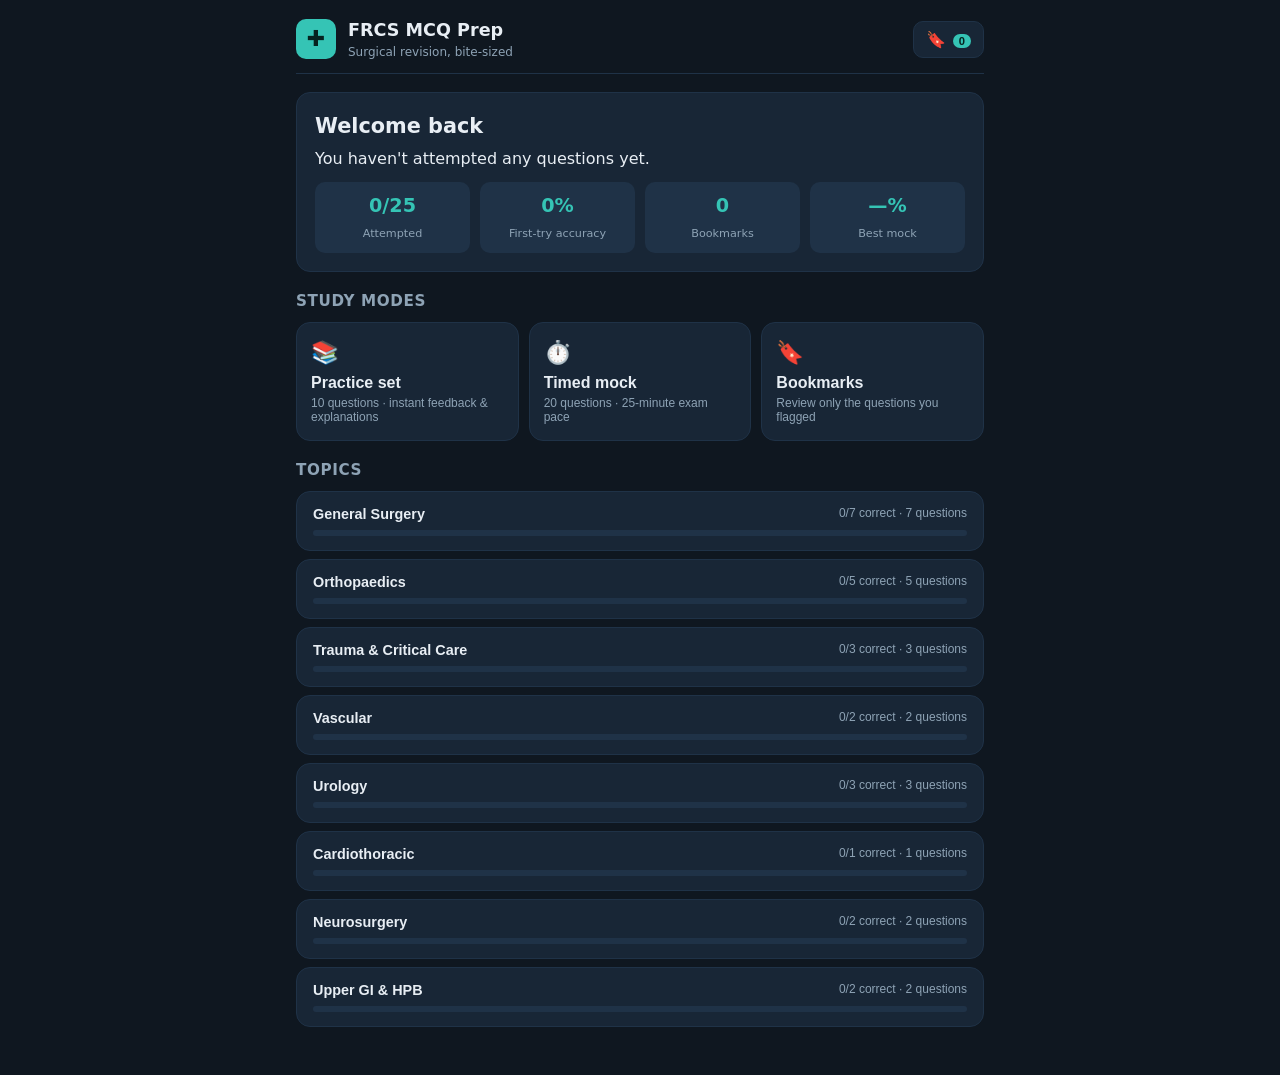
<file: index.html>
<!DOCTYPE html>
<html lang="en">
<head>
<meta charset="UTF-8" />
<meta name="viewport" content="width=device-width, initial-scale=1.0, viewport-fit=cover" />
<title>FRCS MCQ Prep</title>
<link rel="stylesheet" href="styles.css" />
</head>
<body>
<div id="app">
  <header class="topbar">
    <div class="brand">
      <span class="logo">✚</span>
      <div>
        <h1>FRCS MCQ Prep</h1>
        <p class="tagline">Surgical revision, bite-sized</p>
      </div>
    </div>
    <div class="top-actions">
      <button id="btn-bookmarks" class="icon-btn" title="Bookmarked questions" aria-label="Bookmarks">🔖 <span id="bm-count" class="badge">0</span></button>
    </div>
  </header>

  <main id="screen-home" class="screen">
    <section class="card hero">
      <h2>Welcome back</h2>
      <p id="home-summary">You haven't attempted any questions yet.</p>
      <div class="hero-stats" id="home-stats"></div>
    </section>

    <section>
      <h3 class="section-title">Study modes</h3>
      <div class="mode-grid">
        <button class="mode-card" id="btn-practice">
          <span class="mode-icon">📚</span>
          <strong>Practice set</strong>
          <small>10 questions · instant feedback &amp; explanations</small>
        </button>
        <button class="mode-card" id="btn-mock">
          <span class="mode-icon">⏱️</span>
          <strong>Timed mock</strong>
          <small>20 questions · 25-minute exam pace</small>
        </button>
        <button class="mode-card" id="btn-revision">
          <span class="mode-icon">🔖</span>
          <strong>Bookmarks</strong>
          <small>Review only the questions you flagged</small>
        </button>
      </div>
    </section>

    <section>
      <h3 class="section-title">Topics</h3>
      <div id="topic-list" class="topic-list"></div>
    </section>
  </main>

  <main id="screen-quiz" class="screen hidden">
    <div class="quiz-hud">
      <div class="hud-left">
        <span id="quiz-mode-label" class="chip"></span>
        <span id="quiz-topic" class="chip chip-topic"></span>
      </div>
      <div class="hud-right">
        <span id="quiz-progress" class="progress-text">1 / 10</span>
        <button id="btn-quit" class="icon-btn" title="End quiz">✕</button>
      </div>
    </div>

    <div id="timer-wrap" class="timer-wrap hidden">
      <div id="timer-bar" class="timer-bar"></div>
      <div class="timer-text"><span id="timer-clock">--:--</span></div>
    </div>

    <div class="card question-card">
      <div class="q-meta"><span id="q-difficulty"></span><button id="btn-flag" class="flag-btn" title="Bookmark">🔖</button></div>
      <h2 id="q-stem" class="q-stem"></h2>
      <div id="options" class="options"></div>
      <div id="explanation" class="explanation hidden">
        <strong>💡 Explanation</strong>
        <p id="explanation-text"></p>
      </div>
      <div class="q-actions">
        <button id="btn-next" class="primary-btn hidden">Next question →</button>
      </div>
    </div>
  </main>

  <main id="screen-results" class="screen hidden">
    <section class="card score-card">
      <h2 id="result-title">Quiz complete</h2>
      <div class="score-ring" id="score-ring"></div>
      <p id="result-detail" class="muted"></p>
      <div class="result-stats" id="result-stats"></div>
    </section>
    <section class="card">
      <h3 class="section-title">Review answers</h3>
      <div id="review-list" class="review-list"></div>
    </section>
    <div class="q-actions center">
      <button id="btn-retake" class="primary-btn">Retake</button>
      <button id="btn-home" class="ghost-btn">Home</button>
    </div>
  </main>

  <main id="screen-bookmarks" class="screen hidden">
    <h3 class="section-title">Bookmarked questions</h3>
    <div id="bookmark-list" class="topic-list"></div>
    <button id="btn-bm-home" class="ghost-btn">← Back home</button>
  </main>
</div>

<script src="questions.js"></script>
<script src="app.js"></script>
</body>
</html>
</file>
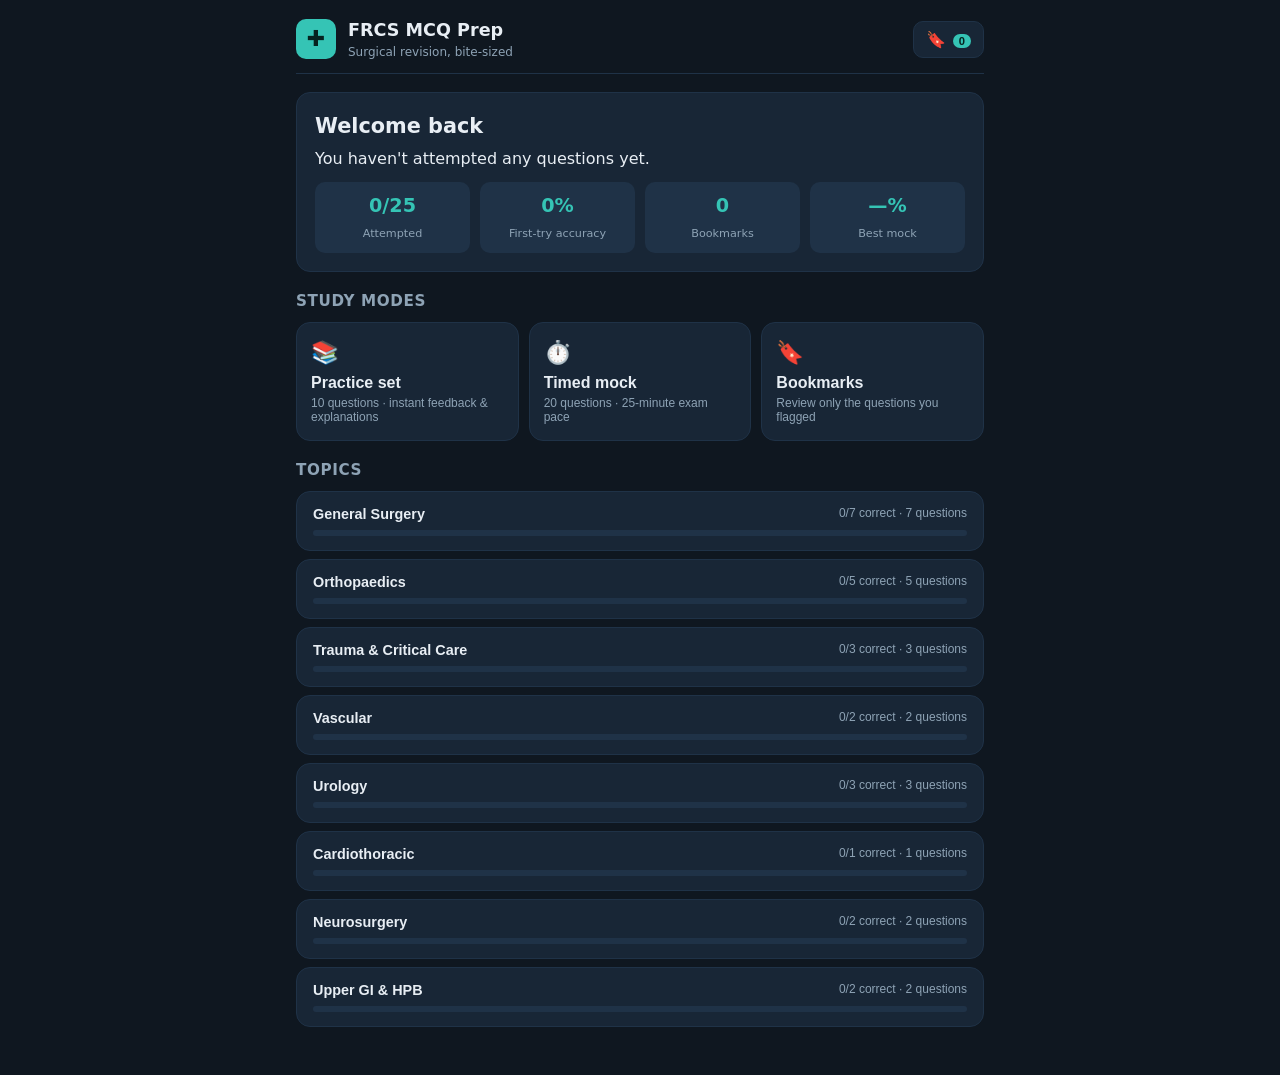
<file: frcs-mcq-standalone.html>
<!DOCTYPE html>
<html lang="en">
<head>
<meta charset="UTF-8" />
<meta name="viewport" content="width=device-width, initial-scale=1.0, viewport-fit=cover" />
<title>FRCS MCQ Prep</title>
<style>
:root {
  --bg: #0f1720;
  --surface: #182636;
  --surface-2: #1f3247;
  --accent: #35c4b5;
  --accent-dim: #1d5f59;
  --text: #e8eef4;
  --muted: #8ea3b5;
  --correct: #3fb96b;
  --wrong: #d9576b;
  --warn: #e8b64c;
  --radius: 14px;
}

* { box-sizing: border-box; margin: 0; padding: 0; }

html, body {
  background: var(--bg);
  color: var(--text);
  font-family: "Segoe UI", system-ui, -apple-system, Roboto, sans-serif;
  line-height: 1.45;
  min-height: 100vh;
}

#app { max-width: 720px; margin: 0 auto; padding: 0 16px 48px; }

.topbar {
  display: flex; align-items: center; justify-content: space-between;
  padding: 18px 0 12px; border-bottom: 1px solid var(--surface-2);
  position: sticky; top: 0; background: var(--bg); z-index: 5;
}
.brand { display: flex; gap: 12px; align-items: center; }
.logo {
  width: 40px; height: 40px; border-radius: 10px; background: var(--accent);
  color: #06231f; font-size: 22px; display: grid; place-items: center; font-weight: 800;
}
.topbar h1 { font-size: 1.1rem; }
.tagline { font-size: 0.75rem; color: var(--muted); }
.top-actions { display: flex; gap: 8px; align-items: center; }
.icon-btn {
  background: var(--surface); color: var(--text); border: 1px solid var(--surface-2);
  border-radius: 10px; padding: 8px 12px; font-size: 1rem; cursor: pointer;
}
.badge {
  background: var(--accent); color: #06231f; border-radius: 999px;
  font-size: 0.7rem; padding: 1px 6px; margin-left: 2px; font-weight: 700;
}

.screen { padding-top: 18px; display: flex; flex-direction: column; gap: 18px; }
.hidden { display: none !important; }

.card {
  background: var(--surface); border: 1px solid var(--surface-2);
  border-radius: var(--radius); padding: 18px;
}

.hero h2 { font-size: 1.3rem; margin-bottom: 6px; }
.hero-stats { display: flex; gap: 10px; margin-top: 12px; flex-wrap: wrap; }
.stat-pill {
  background: var(--surface-2); border-radius: 10px; padding: 10px 14px; flex: 1 1 0;
  min-width: 100px; text-align: center;
}
.stat-pill b { display: block; font-size: 1.2rem; color: var(--accent); }
.stat-pill small { color: var(--muted); font-size: 0.7rem; }

.section-title { font-size: 0.95rem; margin-bottom: 10px; color: var(--muted); text-transform: uppercase; letter-spacing: 0.04em; }

.mode-grid { display: grid; grid-template-columns: repeat(auto-fit, minmax(150px, 1fr)); gap: 10px; }
.mode-card {
  background: var(--surface); border: 1px solid var(--surface-2); border-radius: var(--radius);
  padding: 16px 14px; text-align: left; color: var(--text); cursor: pointer;
  display: flex; flex-direction: column; gap: 4px; transition: transform .08s ease, border-color .15s;
}
.mode-card:hover { border-color: var(--accent); transform: translateY(-1px); }
.mode-card strong { font-size: 1rem; }
.mode-card small { color: var(--muted); font-size: 0.75rem; }
.mode-icon { font-size: 1.4rem; margin-bottom: 4px; }

.topic-list { display: flex; flex-direction: column; gap: 8px; }
.topic-row {
  background: var(--surface); border: 1px solid var(--surface-2); border-radius: var(--radius);
  padding: 14px 16px; color: var(--text); cursor: pointer; text-align: left; width: 100%;
}
.topic-row:hover { border-color: var(--accent); }
.topic-row .t-head { display: flex; justify-content: space-between; font-size: 0.9rem; }
.topic-row .t-head span { color: var(--muted); font-size: 0.75rem; }
.bar { height: 6px; background: var(--surface-2); border-radius: 3px; margin-top: 8px; overflow: hidden; }
.bar > div { height: 100%; background: var(--accent); width: 0; transition: width .3s ease; }

.quiz-hud { display: flex; justify-content: space-between; align-items: center; gap: 8px; }
.hud-left, .hud-right { display: flex; gap: 8px; align-items: center; }
.chip {
  background: var(--surface-2); border: 1px solid var(--accent-dim); color: var(--text);
  border-radius: 999px; padding: 4px 10px; font-size: 0.72rem; text-transform: uppercase; letter-spacing: 0.04em;
}
.chip-topic { color: var(--accent); }
.progress-text { color: var(--muted); font-size: 0.85rem; }

.timer-wrap { background: var(--surface); border-radius: 999px; padding: 6px 12px; display: flex; align-items: center; gap: 10px; border: 1px solid var(--surface-2); }
.timer-bar { height: 6px; border-radius: 3px; background: var(--accent); width: 100%; transition: width 1s linear; }
.timer-bar.low { background: var(--wrong); }
.timer-text { font-variant-numeric: tabular-nums; color: var(--text); font-size: 0.85rem; min-width: 44px; text-align: right; }

.question-card { position: relative; }
.q-meta { display: flex; justify-content: space-between; align-items: center; margin-bottom: 10px; }
#q-difficulty { font-size: 0.7rem; color: var(--muted); text-transform: uppercase; letter-spacing: 0.05em; }
.flag-btn { background: none; border: none; font-size: 1.1rem; cursor: pointer; opacity: .35; }
.flag-btn.active { opacity: 1; }
.q-stem { font-size: 1.05rem; margin-bottom: 14px; }

.options { display: grid; gap: 8px; }
.option {
  display: flex; align-items: center; gap: 10px; background: var(--surface-2);
  border: 1px solid transparent; color: var(--text); border-radius: 10px;
  padding: 12px 14px; font-size: 0.95rem; cursor: pointer; text-align: left; width: 100%;
}
.option:hover:not(:disabled) { border-color: var(--accent-dim); }
.option .opt-key {
  width: 26px; height: 26px; border-radius: 50%; background: var(--surface);
  display: grid; place-items: center; font-size: 0.75rem; font-weight: 700; color: var(--muted);
  flex: 0 0 auto;
}
.option.correct { background: rgba(63,185,107,.16); border-color: var(--correct); }
.option.correct .opt-key { background: var(--correct); color: #06130b; }
.option.wrong { background: rgba(217,87,107,.16); border-color: var(--wrong); }
.option.wrong .opt-key { background: var(--wrong); color: #fff; }
.option:disabled { cursor: default; }

.explanation {
  margin-top: 12px; background: var(--surface-2); border-left: 3px solid var(--accent);
  border-radius: 8px; padding: 12px 14px; font-size: 0.88rem; color: var(--text);
}
.explanation p { margin-top: 6px; color: var(--muted); }

.q-actions { display: flex; gap: 10px; margin-top: 14px; }
.q-actions.center { justify-content: center; }
.primary-btn {
  background: var(--accent); color: #06231f; border: none; border-radius: 10px;
  padding: 12px 18px; font-weight: 700; cursor: pointer; font-size: 0.95rem;
}
.ghost-btn {
  background: none; color: var(--text); border: 1px solid var(--surface-2);
  border-radius: 10px; padding: 12px 18px; cursor: pointer;
}
.muted { color: var(--muted); font-size: 0.85rem; }

.score-card { text-align: center; }
.score-ring {
  --pct: 0; --size: 120px; --ring: var(--accent);
  width: var(--size); height: var(--size); border-radius: 50%; margin: 10px auto;
  display: grid; place-items: center; font-weight: 800; font-size: 1.5rem;
  background:
    radial-gradient(closest-side, var(--surface) 79%, transparent 80% 100%),
    conic-gradient(var(--ring) calc(var(--pct) * 1%), var(--surface-2) 0);
}
.result-stats { display: flex; gap: 8px; justify-content: center; flex-wrap: wrap; margin-top: 12px; }
.review-list { display: flex; flex-direction: column; gap: 8px; }
.review-row { background: var(--surface-2); border-radius: 10px; padding: 12px 14px; font-size: 0.9rem; }
.review-row .r-head { display: flex; gap: 8px; align-items: baseline; }
.review-row .verdict { font-weight: 700; font-size: 0.8rem; }
.review-row .verdict.ok { color: var(--correct); }
.review-row .verdict.bad { color: var(--wrong); }
.review-row .r-topic { margin-left: auto; color: var(--muted); font-size: 0.72rem; }
.review-row .r-why { color: var(--muted); font-size: 0.8rem; margin-top: 4px; }

</style>
</head>
<body>
<div id="app">
  <header class="topbar">
    <div class="brand">
      <span class="logo">✚</span>
      <div>
        <h1>FRCS MCQ Prep</h1>
        <p class="tagline">Surgical revision, bite-sized</p>
      </div>
    </div>
    <div class="top-actions">
      <button id="btn-bookmarks" class="icon-btn" title="Bookmarked questions" aria-label="Bookmarks">🔖 <span id="bm-count" class="badge">0</span></button>
    </div>
  </header>

  <main id="screen-home" class="screen">
    <section class="card hero">
      <h2>Welcome back</h2>
      <p id="home-summary">You haven't attempted any questions yet.</p>
      <div class="hero-stats" id="home-stats"></div>
    </section>

    <section>
      <h3 class="section-title">Study modes</h3>
      <div class="mode-grid">
        <button class="mode-card" id="btn-practice">
          <span class="mode-icon">📚</span>
          <strong>Practice set</strong>
          <small>10 questions · instant feedback &amp; explanations</small>
        </button>
        <button class="mode-card" id="btn-mock">
          <span class="mode-icon">⏱️</span>
          <strong>Timed mock</strong>
          <small>20 questions · 25-minute exam pace</small>
        </button>
        <button class="mode-card" id="btn-revision">
          <span class="mode-icon">🔖</span>
          <strong>Bookmarks</strong>
          <small>Review only the questions you flagged</small>
        </button>
      </div>
    </section>

    <section>
      <h3 class="section-title">Topics</h3>
      <div id="topic-list" class="topic-list"></div>
    </section>
  </main>

  <main id="screen-quiz" class="screen hidden">
    <div class="quiz-hud">
      <div class="hud-left">
        <span id="quiz-mode-label" class="chip"></span>
        <span id="quiz-topic" class="chip chip-topic"></span>
      </div>
      <div class="hud-right">
        <span id="quiz-progress" class="progress-text">1 / 10</span>
        <button id="btn-quit" class="icon-btn" title="End quiz">✕</button>
      </div>
    </div>

    <div id="timer-wrap" class="timer-wrap hidden">
      <div id="timer-bar" class="timer-bar"></div>
      <div class="timer-text"><span id="timer-clock">--:--</span></div>
    </div>

    <div class="card question-card">
      <div class="q-meta"><span id="q-difficulty"></span><button id="btn-flag" class="flag-btn" title="Bookmark">🔖</button></div>
      <h2 id="q-stem" class="q-stem"></h2>
      <div id="options" class="options"></div>
      <div id="explanation" class="explanation hidden">
        <strong>💡 Explanation</strong>
        <p id="explanation-text"></p>
      </div>
      <div class="q-actions">
        <button id="btn-next" class="primary-btn hidden">Next question →</button>
      </div>
    </div>
  </main>

  <main id="screen-results" class="screen hidden">
    <section class="card score-card">
      <h2 id="result-title">Quiz complete</h2>
      <div class="score-ring" id="score-ring"></div>
      <p id="result-detail" class="muted"></p>
      <div class="result-stats" id="result-stats"></div>
    </section>
    <section class="card">
      <h3 class="section-title">Review answers</h3>
      <div id="review-list" class="review-list"></div>
    </section>
    <div class="q-actions center">
      <button id="btn-retake" class="primary-btn">Retake</button>
      <button id="btn-home" class="ghost-btn">Home</button>
    </div>
  </main>

  <main id="screen-bookmarks" class="screen hidden">
    <h3 class="section-title">Bookmarked questions</h3>
    <div id="bookmark-list" class="topic-list"></div>
    <button id="btn-bm-home" class="ghost-btn">← Back home</button>
  </main>
</div>

<script>
/**
 * Seed question bank — original FRCS-style single-best-answer questions.
 * Schema: { id, topic, difficulty, stem, options[4], answer (index), explanation }
 * Replace or extend this array (or load from a JSON endpoint) with your own bank.
 */
const QUESTION_BANK = [
  // ---------- General Surgery ----------
  {
    id: "gs-1", topic: "General Surgery", difficulty: "Core",
    stem: "A 54-year-old man presents with colicky abdominal pain, vomiting and distension 3 weeks after an open cholecystectomy. AXR shows dilated small bowel. What is the most likely cause?",
    options: ["Adhesions", "Incarcerated hernia", "Crohn's stricture", "Gallstone ileus"],
    answer: 0,
    explanation: "Adhesions are the commonest cause of small bowel obstruction in adults with previous abdominal surgery. Always exclude hernia and consider malignancy/Crohn's in patients without prior surgery."
  },
  {
    id: "gs-2", topic: "General Surgery", difficulty: "Core",
    stem: "Which structure is compressed during the Pringle manoeuvre?",
    options: ["Coeliac axis", "Hepatoduodenal ligament contents", "Splenic artery", "Inferior vena cava"],
    answer: 1,
    explanation: "The Pringle manoeuvre compresses the portal triad (hepatic artery, portal vein, bile duct) within the free edge of the lesser omentum to control hepatic inflow bleeding."
  },
  {
    id: "gs-3", topic: "General Surgery", difficulty: "Core",
    stem: "Charcot's triad (RUQ pain, fever, jaundice) is classically seen in which condition?",
    options: ["Acute cholecystitis", "Ascending cholangitis", "Acute pancreatitis", "Obstructing gallstone ileus"],
    answer: 1,
    explanation: "Charcot's triad indicates ascending cholangitis (often from choledocholithiasis). Add hypotension and confusion → Reynolds' pentad; treat urgently with antibiotics and biliary drainage."
  },
  {
    id: "gs-4", topic: "General Surgery", difficulty: "Core",
    stem: "A direct inguinal hernia protrudes in relation to the inferior epigastric vessels in which direction?",
    options: ["Lateral", "Medial", "Superior", "Posterior"],
    answer: 1,
    explanation: "Direct hernias push through the posterior wall of the inguinal canal medial to the inferior epigastric vessels; indirect hernias enter the deep ring lateral to them."
  },
  {
    id: "gs-5", topic: "General Surgery", difficulty: "Core",
    stem: "Which hernia is most common in women and carries the highest risk of strangulation?",
    options: ["Indirect inguinal", "Direct inguinal", "Femoral", "Umbilical"],
    answer: 2,
    explanation: "Femoral hernias are more common in women and have a narrow, rigid neck → high risk of incarceration and strangulation; repair promptly."
  },
  {
    id: "gs-6", topic: "General Surgery", difficulty: "Advanced",
    stem: "Visceral pain from an inflamed appendix is initially felt periumbilically. Which spinal segment carries this afferent pain?",
    options: ["T6", "T8", "T10", "T12"],
    answer: 2,
    explanation: "The appendix is a midgut derivative; visceral afferents enter at T10, producing referred periumbilical pain before inflammation reaches the parietal peritoneum (RIF somatic pain)."
  },
  {
    id: "gs-7", topic: "General Surgery", difficulty: "Advanced",
    stem: "In TNM staging for colorectal cancer, a tumour invading through the muscularis propria into the perirectal tissues, with no nodal disease, is which stage group?",
    options: ["Stage I", "Stage IIA", "Stage IIB", "Stage III"],
    answer: 1,
    explanation: "T3N0M0 corresponds to Stage IIA. T1–T2N0M0 is Stage I, T4N0M0 is Stage IIB/IIC depending on detail, and any N+ without metastasis is Stage III."
  },

  // ---------- Orthopaedics ----------
  {
    id: "or-1", topic: "Orthopaedics", difficulty: "Core",
    stem: "A Colles' fracture is a distal radius fracture with which displacement?",
    options: ["Volar displacement of the distal fragment", "Dorsal displacement of the distal fragment", "Lateral displacement only", "Impacted, non-displaced"],
    answer: 1,
    explanation: "Colles' = extra-articular distal radius fracture with dorsal angulation/displacement producing the 'dinner fork' deformity; usually FOOSH. Volar displacement = Smith's fracture."
  },
  {
    id: "or-2", topic: "Orthopaedics", difficulty: "Core",
    stem: "A 78-year-old woman sustains a displaced intracapsular femoral neck fracture after a fall. What is the definitive treatment of choice?",
    options: ["Dynamic hip screw", "Cannulated screws", "Hemiarthroplasty", "Conservative traction"],
    answer: 2,
    explanation: "In an older patient with a displaced intracapsular fracture, the disrupted blood supply (medial circumflex) makes AVN/non-union likely — arthroplasty is preferred. Cannulated screws for nondisplaced; DHS for extracapsular."
  },
  {
    id: "or-3", topic: "Orthopaedics", difficulty: "Core",
    stem: "A 24-year-old rugby player dislocates his shoulder. What is the commonest direction and the typical associated labral injury?",
    options: ["Posterior dislocation; reverse Bankart", "Anterior dislocation; anteroinferior labral (Bankart) lesion", "Inferior dislocation; SLAP lesion", "Anterior dislocation; rotator cuff tear only"],
    answer: 1,
    explanation: "Anterior dislocation accounts for ~95% of cases; the Bankart lesion is an anteroinferior glenoid labral tear. Axillary nerve injury is common and must be documented."
  },
  {
    id: "or-4", topic: "Orthopaedics", difficulty: "Advanced",
    stem: "Which finding is the earliest and most reliable sign of acute compartment syndrome?",
    options: ["Pulselessness", "Pain out of proportion / on passive stretch", "Pallor of the limb", "Complete sensory loss"],
    answer: 1,
    explanation: "Pain out of proportion and pain on passive stretch of involved muscles are the earliest signs; the other 'Ps' are late signs of irreversible ischaemia. Diagnosis is clinical; measure compartment pressure if unclear (ΔP < 30 mmHg relative to diastolic)."
  },
  {
    id: "or-5", topic: "Orthopaedics", difficulty: "Core",
    stem: "A fall on an outstretched hand causes snuffbox tenderness but normal initial radiographs. What is the most appropriate management?",
    options: ["Discharge with analgesia", "Treat as scaphoid fracture and immobilise, repeat imaging in 10–14 days", "Immediate ORIF", "CT only if pain persists at 6 weeks"],
    answer: 1,
    explanation: "Scaphoid fractures are often radiographically occult at presentation. Immobilise (thumb spica) and repeat X-ray/MRI at 10–14 days; missed fractures risk proximal pole AVN and non-union."
  },

  // ---------- Trauma & Critical Care ----------
  {
    id: "tc-1", topic: "Trauma & Critical Care", difficulty: "Core",
    stem: "During ATLS primary survey, a patient with suspected tension pneumothorax should be treated with immediate needle decompression at which site?",
    options: ["2nd intercostal space, mid-clavicular line", "5th intercostal space, mid-axillary line (or 2nd ICS MCL per protocol)", "4th intercostal space, mid-clavicular line", "Below the 12th rib posteriorly"],
    answer: 1,
    explanation: "Needle decompression is performed immediately without awaiting CXR; site varies by protocol (4th/5th ICS AAL per ATLS 10th ed, or 2nd ICS MCL historically). Definitive treatment is chest drain + senior help."
  },
  {
    id: "tc-2", topic: "Trauma & Critical Care", difficulty: "Core",
    stem: "Massive transfusion protocol typically uses which ratio of packed red cells : FFP : platelets?",
    options: ["1:1:1", "2:1:1", "4:1:1", "1:2:4"],
    answer: 0,
    explanation: "A 1:1:1 protocol approximates whole blood and reduces dilutional coagulopathy; give TXA early (within 3 h) and correct hypocalcaemia and hypothermia."
  },
  {
    id: "tc-3", topic: "Trauma & Critical Care", difficulty: "Advanced",
    stem: "Beck's triad of cardiac tamponade consists of hypotension, raised JVP and which third feature?",
    options: ["Muffled heart sounds", "Pulsus paradoxus only", "Widened pulse pressure", "Kussmaul's sign"],
    answer: 0,
    explanation: "Beck's triad: hypotension, elevated JVP, muffled heart sounds. Pulsus paradoxus supports the diagnosis; definitive management is pericardiocentesis/surgical drainage."
  },

  // ---------- Vascular ----------
  {
    id: "va-1", topic: "Vascular", difficulty: "Core",
    stem: "What is the usual diameter threshold for elective repair of an asymptomatic abdominal aortic aneurysm in a man?",
    options: ["3.0 cm", "4.0 cm", "5.5 cm", "7.0 cm"],
    answer: 2,
    explanation: "5.5 cm in men (≈5.0 cm in women) is the conventional elective repair threshold; below this, ultrasound surveillance with cardiovascular risk factor modification."
  },
  {
    id: "va-2", topic: "Vascular", difficulty: "Core",
    stem: "The '6 Ps' of acute limb ischaemia include pain, pallor, pulselessness, paraesthesia, paralysis and which one?",
    options: ["Pruritus", "Perishingly cold (poikilothermia)", "Pitting oedema", "Pulsatile mass"],
    answer: 1,
    explanation: "The 6 Ps: pain, pallor, pulselessness, paraesthesia, paralysis, perishingly cold. Sensation/motor loss indicate irreversible ischaemia risk — revascularise urgently (embolectomy ± imaging first)."
  },

  // ---------- Urology ----------
  {
    id: "ur-1", topic: "Urology", difficulty: "Core",
    stem: "First-line analgesia for acute renal colic is:",
    options: ["IV opioids", "NSAIDs (e.g. diclofenac)", "Paracetamol alone", "Antispasmodics"],
    answer: 1,
    explanation: "NSAIDs are first line — they reduce ureteric spasm and prostaglandin-mediated pain; opioids are second line. Assess for infection/obstruction (sepsis → urgent decompression)."
  },
  {
    id: "ur-2", topic: "Urology", difficulty: "Core",
    stem: "The commonest organism causing uncomplicated urinary tract infection is:",
    options: ["Klebsiella pneumoniae", "Proteus mirabilis", "Escherichia coli", "Enterococcus faecalis"],
    answer: 2,
    explanation: "E. coli accounts for ~80–85% of uncomplicated UTIs. Proteus suggests stones (urease, struvite); Enterococcus is commoner in catheter-associated/HCU infection."
  },
  {
    id: "ur-3", topic: "Urology", difficulty: "Advanced",
    stem: "TUR syndrome after transurethral prostate resection is caused mainly by:",
    options: ["Hyperkalaemia from blood transfusion", "Dilutional hyponatraemia from irrigation fluid absorption", "Sepsis from infected urine", "CO2 embolism"],
    answer: 1,
    explanation: "Absorption of hypotonic irrigation fluid causes dilutional hyponatraemia with confusion, hypertension, bradycardia and visual disturbances. Use isotonic irrigation where possible; monitor procedure time."
  },

  // ---------- Cardiothoracic ----------
  {
    id: "ct-1", topic: "Cardiothoracic", difficulty: "Core",
    stem: "Which conduit has the best long-term patency for CABG when grafted to the LAD?",
    options: ["Great saphenous vein", "Left internal mammary artery", "Radial artery", "Synthetic graft"],
    answer: 1,
    explanation: "LIMA-to-LAD gives superior long-term patency and survival. Radial artery is a good second arterial conduit; vein grafts are more prone to intimal hyperplasia/atherosclerosis."
  },

  // ---------- Neurosurgery ----------
  {
    id: "ns-1", topic: "Neurosurgery", difficulty: "Core",
    stem: "A 22-year-old man has a lucid interval after a head injury, then rapid deterioration. The classic causative vessel is the:",
    options: ["Bridging veins", "Middle meningeal artery", "Anterior cerebral artery", "Basilar artery"],
    answer: 1,
    explanation: "Epidural haematoma classically follows temporal bone fracture with middle meningeal artery bleeding and a lucid interval. Bridging vein rupture causes subdural haematoma."
  },
  {
    id: "ns-2", topic: "Neurosurgery", difficulty: "Advanced",
    stem: "Cushing's triad of raised intracranial pressure comprises hypertension, bradycardia and:",
    options: ["Hyperthermia", "Irregular respiration", "Pupillary constriction", "Hypoglycaemia"],
    answer: 1,
    explanation: "Cushing's reflex: hypertension with bradycardia and irregular breathing (Cheyne–Stokes) due to brainstem ischaemia — a pre-terminal sign requiring urgent ICP control."
  },

  // ---------- Upper GI / HPB ----------
  {
    id: "ug-1", topic: "Upper GI & HPB", difficulty: "Core",
    stem: "A patient with acute pancreatitis has periumbilical bruising. This sign is called:",
    options: ["Grey Turner's sign", "Cullen's sign", "Kehr's sign", "Murphy's sign"],
    answer: 1,
    explanation: "Cullen's sign = periumbilical bruising; Grey Turner's = flank bruising — both suggest retroperitoneal haemorrhage in necrotising pancreatitis. Murphy's sign is cholecystitis; Kehr's is referred shoulder pain (splenic injury)."
  },
  {
    id: "ug-2", topic: "Upper GI & HPB", difficulty: "Advanced",
    stem: "Which procedure is standard for a resectable adenocarcinoma of the pancreatic head?",
    options: ["Distal pancreatectomy", "Pancreaticoduodenectomy (Whipple)", "Total pancreatectomy", "Palliative bypass only"],
    answer: 1,
    explanation: "The Whipple procedure (pancreaticoduodenectomy) resects the pancreatic head, duodenum, gallbladder and distal CBD with reconstruction. Distal lesions → distal pancreatectomy ± splenectomy."
  }
];

</script>
<script>
/* FRCS MCQ Prep — single-page app logic. State persisted in localStorage. */
(() => {
  "use strict";

  const LS_PROGRESS = "frcs.progress";   // { questionId: { correct: bool, attempts: n } }
  const LS_BOOKMARKS = "frcs.bookmarks"; // [questionId]
  const LS_BEST = "frcs.best";           // { mock: bestScorePct, practice: bestScorePct }

  // ---------- state ----------
  const store = {
    get(k, fallback) {
      try { return JSON.parse(localStorage.getItem(k)) ?? fallback; }
      catch { return fallback; }
    },
    set(k, v) { try { localStorage.setItem(k, JSON.stringify(v)); } catch {} }
  };

  let progress = store.get(LS_PROGRESS, {});
  let bookmarks = new Set(store.get(LS_BOOKMARKS, []));
  let best = store.get(LS_BEST, {});

  let quiz = null; // { mode, items:[q], index, answers:{id:idx}, timerId, secondsLeft, totalSeconds }

  const $ = (id) => document.getElementById(id);
  const screens = {
    home: $("screen-home"),
    quiz: $("screen-quiz"),
    results: $("screen-results"),
    bookmarks: $("screen-bookmarks"),
  };

  function show(name) {
    Object.entries(screens).forEach(([k, el]) => el.classList.toggle("hidden", k !== name));
  }

  // ---------- helpers ----------
  const topicCounts = () => {
    const map = {};
    QUESTION_BANK.forEach((q) => { map[q.topic] = (map[q.topic] || 0) + 1; });
    return map;
  };

  function pickQuestions(mode, filter) {
    let pool = QUESTION_BANK;
    if (filter) pool = pool.filter((q) => q.topic === filter);
    if (mode === "bookmarks") pool = pool.filter((q) => bookmarks.has(q.id));
    pool = [...pool].sort(() => Math.random() - 0.5);
    const size = mode === "mock" ? Math.min(20, pool.length)
               : mode === "bookmarks" ? pool.length
               : Math.min(10, pool.length);
    return pool.slice(0, size);
  }

  function recordResult(qId, correct) {
    const p = progress[qId] || { correct: 0, attempts: 0 };
    p.attempts += 1;
    if (correct) p.correct += 1;
    progress[qId] = p;
    store.set(LS_PROGRESS, progress);
  }

  function setBookmark(id, on) {
    if (on) bookmarks.add(id); else bookmarks.delete(id);
    store.set(LS_BOOKMARKS, [...bookmarks]);
    updateBookmarkCount();
    renderFlagButton();
  }
  function updateBookmarkCount() { $("bm-count").textContent = bookmarks.size; }
  function renderFlagButton() {
    if (!quiz) return;
    const q = quiz.items[quiz.index];
    $("btn-flag").classList.toggle("active", bookmarks.has(q.id));
  }

  const fmtTime = (s) => `${String(Math.floor(s / 60)).padStart(2, "0")}:${String(s % 60).padStart(2, "0")}`;

  // ---------- home ----------
  function renderHome() {
    const ids = Object.keys(progress);
    const attempted = ids.length;
    const total = QUESTION_BANK.length;
    const correctCount = ids.reduce((n, id) => n + (progress[id].correct > 0 ? 1 : 0), 0);
    const avg = attempted ? Math.round((correctCount / attempted) * 100) : 0;

    $("home-summary").textContent = attempted
      ? `You've attempted ${attempted} of ${total} questions. Keep going!`
      : `You haven't attempted any questions yet.`;

    $("home-stats").innerHTML = `
      <div class="stat-pill"><b>${attempted}/${total}</b><small>Attempted</small></div>
      <div class="stat-pill"><b>${avg}%</b><small>First-try accuracy</small></div>
      <div class="stat-pill"><b>${bookmarks.size}</b><small>Bookmarks</small></div>
      <div class="stat-pill"><b>${best.mock ?? "—"}%</b><small>Best mock</small></div>`;

    const counts = topicCounts();
    $("topic-list").innerHTML = Object.entries(counts).map(([topic, n]) => {
      const t = QUESTION_BANK.filter((q) => q.topic === topic);
      const done = t.filter((q) => progress[q.id]).length;
      const pct = Math.round((done / t.length) * 100);
      return `<button class="topic-row" data-topic="${topic}">
        <div class="t-head"><strong>${topic}</strong><span>${done}/${t.length} correct · ${n} questions</span></div>
        <div class="bar"><div style="width:${pct}%"></div></div>
      </button>`;
    }).join("");

    document.querySelectorAll(".topic-row").forEach((b) =>
      b.addEventListener("click", () => startQuiz("practice", b.dataset.topic)));
  }

  // ---------- quiz ----------
  function startQuiz(mode, topic = null) {
    const items = pickQuestions(mode, topic);
    if (!items.length) {
      alert("No questions available for this selection yet.");
      return;
    }
    quiz = {
      mode, topic, items, index: 0,
      answers: {},
      totalSeconds: mode === "mock" ? 25 * 60 : null,
      secondsLeft: mode === "mock" ? 25 * 60 : null,
      timerId: null,
    };
    if (mode === "mock") {
      $("timer-wrap").classList.remove("hidden");
      tickTimer();
      quiz.timerId = setInterval(tickTimer, 1000);
    } else {
      $("timer-wrap").classList.add("hidden");
    }
    $("quiz-mode-label").textContent = mode === "mock" ? "Timed mock" : "Practice";
    $("btn-next").textContent = "Next question →";
    renderQuestion();
    show("quiz");
  }

  function tickTimer() {
    if (!quiz || quiz.secondsLeft == null) return;
    quiz.secondsLeft = Math.max(0, quiz.secondsLeft - 1);
    const pct = (quiz.secondsLeft / quiz.totalSeconds) * 100;
    $("timer-bar").style.width = pct + "%";
    $("timer-bar").classList.toggle("low", quiz.secondsLeft <= 60);
    $("timer-clock").textContent = fmtTime(quiz.secondsLeft);
    if (quiz.secondsLeft <= 0) finishQuiz(true);
  }

  function renderQuestion() {
    const q = quiz.items[quiz.index];
    $("q-difficulty").textContent = `${q.difficulty} · ${q.topic}`;
    $("q-stem").textContent = q.stem;
    $("quiz-progress").textContent = `${quiz.index + 1} / ${quiz.items.length}`;
    $("quiz-topic").textContent = q.topic;
    $("explanation").classList.add("hidden");
    $("btn-next").classList.add("hidden");
    renderFlagButton();

    $("options").innerHTML = q.options.map((opt, i) =>
      `<button class="option" data-i="${i}"><span class="opt-key">${"ABCD"[i]}</span><span>${opt}</span></button>`
    ).join("");

    document.querySelectorAll(".option").forEach((btn) =>
      btn.addEventListener("click", () => answerQuestion(Number(btn.dataset.i))));
  }

  function answerQuestion(i) {
    const q = quiz.items[quiz.index];
    if (quiz.mode === "mock") quiz.answers[q.id] = i; // no immediate feedback in mock
    else {
      const correct = i === q.answer;
      quiz.answers[q.id] = i;
      recordResult(q.id, correct);
      revealAnswer(i, correct);
      if (quiz.index === quiz.items.length - 1) $("btn-next").textContent = "Finish quiz ✓";
      $("btn-next").classList.remove("hidden");
    }
    if (quiz.mode === "mock" && quiz.index === quiz.items.length - 1) {
      $("btn-next").textContent = "Finish exam ✓";
    }
    if (quiz.mode === "mock") $("btn-next").classList.remove("hidden");
    document.querySelectorAll(".option").forEach((b) => { b.disabled = true; });
  }

  function revealAnswer(chosen, correct) {
    const q = quiz.items[quiz.index];
    document.querySelectorAll(".option").forEach((btn, idx) => {
      if (idx === q.answer) btn.classList.add("correct");
      if (idx === chosen && !correct) btn.classList.add("wrong");
    });
    $("explanation-text").textContent = q.explanation;
    $("explanation").classList.remove("hidden");
  }

  function nextQuestion() {
    if (quiz.index < quiz.items.length - 1) {
      quiz.index += 1;
      renderQuestion();
    } else {
      finishQuiz(false);
    }
  }

  function finishQuiz(timedOut) {
    if (!quiz) return;
    clearInterval(quiz.timerId);
    captureResults();
    const mode = quiz.mode;

    // In mock mode, grade everything at the end.
    if (mode === "mock") {
      quiz.items.forEach((q) => {
        const chosen = quiz.answers[q.id];
        if (chosen === undefined) return; // unanswered counts as wrong
        recordResult(q.id, chosen === q.answer);
      });
    }

    const answered = quiz.items.filter((q) => quiz.answers[q.id] !== undefined);
    const correct = answered.filter((q) => quiz.answers[q.id] === q.answer).length;
    const pct = quiz.items.length ? Math.round((correct / quiz.items.length) * 100) : 0;

    if (mode === "mock" && !best.mock) best.mock = 0;
    if (mode === "mock") {
      best.mock = Math.max(best.mock || 0, pct);
      store.set(LS_BEST, best);
    }
    renderResults(mode, correct, pct, timedOut);
    quiz = null;
    show("results");
  }

  // ---------- results ----------
  function renderResults(mode, correct, pct, timedOut) {
    const resultsTotal = lastQuizItems.length;
    const ring = $("score-ring");
    ring.style.setProperty("--pct", pct);
    ring.style.setProperty("--ring", pct >= 70 ? "var(--correct)" : pct >= 40 ? "var(--warn)" : "var(--wrong)");
    ring.innerHTML = `<div>${pct}%</div>`;
    $("result-title").textContent = timedOut ? "Time's up!" : (pct >= 70 ? "Great work 🎉" : pct >= 40 ? "Quiz complete" : "Keep practising 💪");
    $("result-detail").textContent =
      `${correct} / ${resultsTotal} correct` +
      (mode === "mock" ? ` · Best mock score: ${best.mock ?? pct}%` : "") +
      (timedOut ? " (time expired)" : "");

    // Per-topic breakdown from just-completed answers is unavailable once quiz=null,
    // so we keep the review list from the last graded items captured before nulling.
    $("result-stats").innerHTML = lastQuizTopics
      .map(([t, c, n]) => `<div class="stat-pill"><b>${c}/${n}</b><small>${t}</small></div>`)
      .join("");

    $("review-list").innerHTML = lastQuizItems.map((q) => {
      const chosen = lastQuizAnswers[q.id];
      const ok = chosen === q.answer;
      const verdictText = chosen === undefined ? "Unanswered" : ok ? "✓ Correct" : "✗ Incorrect";
      return `<div class="review-row">
        <div class="r-head">
          <span class="verdict ${ok ? "ok" : "bad"}">${verdictText}</span>
          <span>${q.stem}</span>
          <span class="r-topic">${q.topic}</span>
        </div>
        <div class="r-why">${q.explanation}</div>
      </div>`;
    }).join("");
    lastQuizItems = null;
  }

  let lastQuizItems = [];
  let lastQuizAnswers = {};
  let lastQuizTopics = [];

  // Capture state at finish time (called from finishQuiz before quiz=null).
  function captureResults() {
    lastQuizItems = quiz.items;
    lastQuizAnswers = quiz.answers;
    const tmap = {};
    quiz.items.forEach((q) => {
      const t = tmap[q.topic] || { c: 0, n: 0 };
      t.n += 1;
      if (quiz.answers[q.id] === q.answer) t.c += 1;
      tmap[q.topic] = t;
    });
    lastQuizTopics = Object.entries(tmap);
  }

  // ---------- bookmarks ----------
  function renderBookmarks() {
    const list = [...bookmarks]
      .map((id) => QUESTION_BANK.find((q) => q.id === id))
      .filter(Boolean);
    $("bookmark-list").innerHTML = list.length
      ? list.map((q) => `<button class="topic-row" data-id="${q.id}">
          <div class="t-head"><strong>${q.topic}</strong><span>${q.difficulty}</span></div>
          <div class="r-why" style="margin-top:6px">${q.stem}</div>
        </button>`).join("")
      : `<p class="muted">No bookmarks yet. Flag questions during a quiz to review them later.</p>`;
    document.querySelectorAll("#bookmark-list .topic-row").forEach((b) =>
      b.addEventListener("click", () => {
        const q = QUESTION_BANK.find((x) => x.id === b.dataset.id);
        showQuestionOnly(q);
      }));
  }

  function showQuestionOnly(q) {
    // Lightweight single-question review with answer + explanation revealed.
    quiz = { mode: "review", items: [q], index: 0, answers: { [q.id]: q.answer }, timerId: null, secondsLeft: null };
    $("quiz-mode-label").textContent = "Review";
    renderQuestion();
    const chosen = q.answer;
    revealAnswer(chosen, true);
    document.querySelectorAll(".option").forEach((b) => { b.disabled = true; });
    $("btn-next").textContent = "Back to bookmarks";
    $("btn-next").classList.remove("hidden");
    show("quiz");
  }

  // ---------- wiring ----------
  $("btn-practice").addEventListener("click", () => startQuiz("practice"));
  $("btn-mock").addEventListener("click", () => startQuiz("mock"));
  $("btn-revision").addEventListener("click", () => { renderBookmarks(); show("bookmarks"); });
  $("btn-bookmarks").addEventListener("click", () => { renderBookmarks(); show("bookmarks"); });
  $("btn-bm-home").addEventListener("click", () => { renderHome(); show("home"); });
  $("btn-home").addEventListener("click", () => { renderHome(); show("home"); });
  $("btn-retake").addEventListener("click", () => startQuiz("practice"));

  $("btn-next").addEventListener("click", () => {
    if (quiz && quiz.mode === "review") { renderBookmarks(); show("bookmarks"); quiz = null; return; }
    nextQuestion();
  });

  $("btn-flag").addEventListener("click", () => {
    if (!quiz) return;
    const id = quiz.items[quiz.index].id;
    setBookmark(id, !bookmarks.has(id));
  });

  $("btn-quit").addEventListener("click", () => {
    if (quiz && confirm("End this quiz? Your answers so far will be graded.")) finishQuiz(false);
    else if (quiz) { /* keep going */ }
  });

  // ---------- boot ----------
  updateBookmarkCount();
  renderHome();
  show("home");
})();

</script>
</body>
</html>
</file>
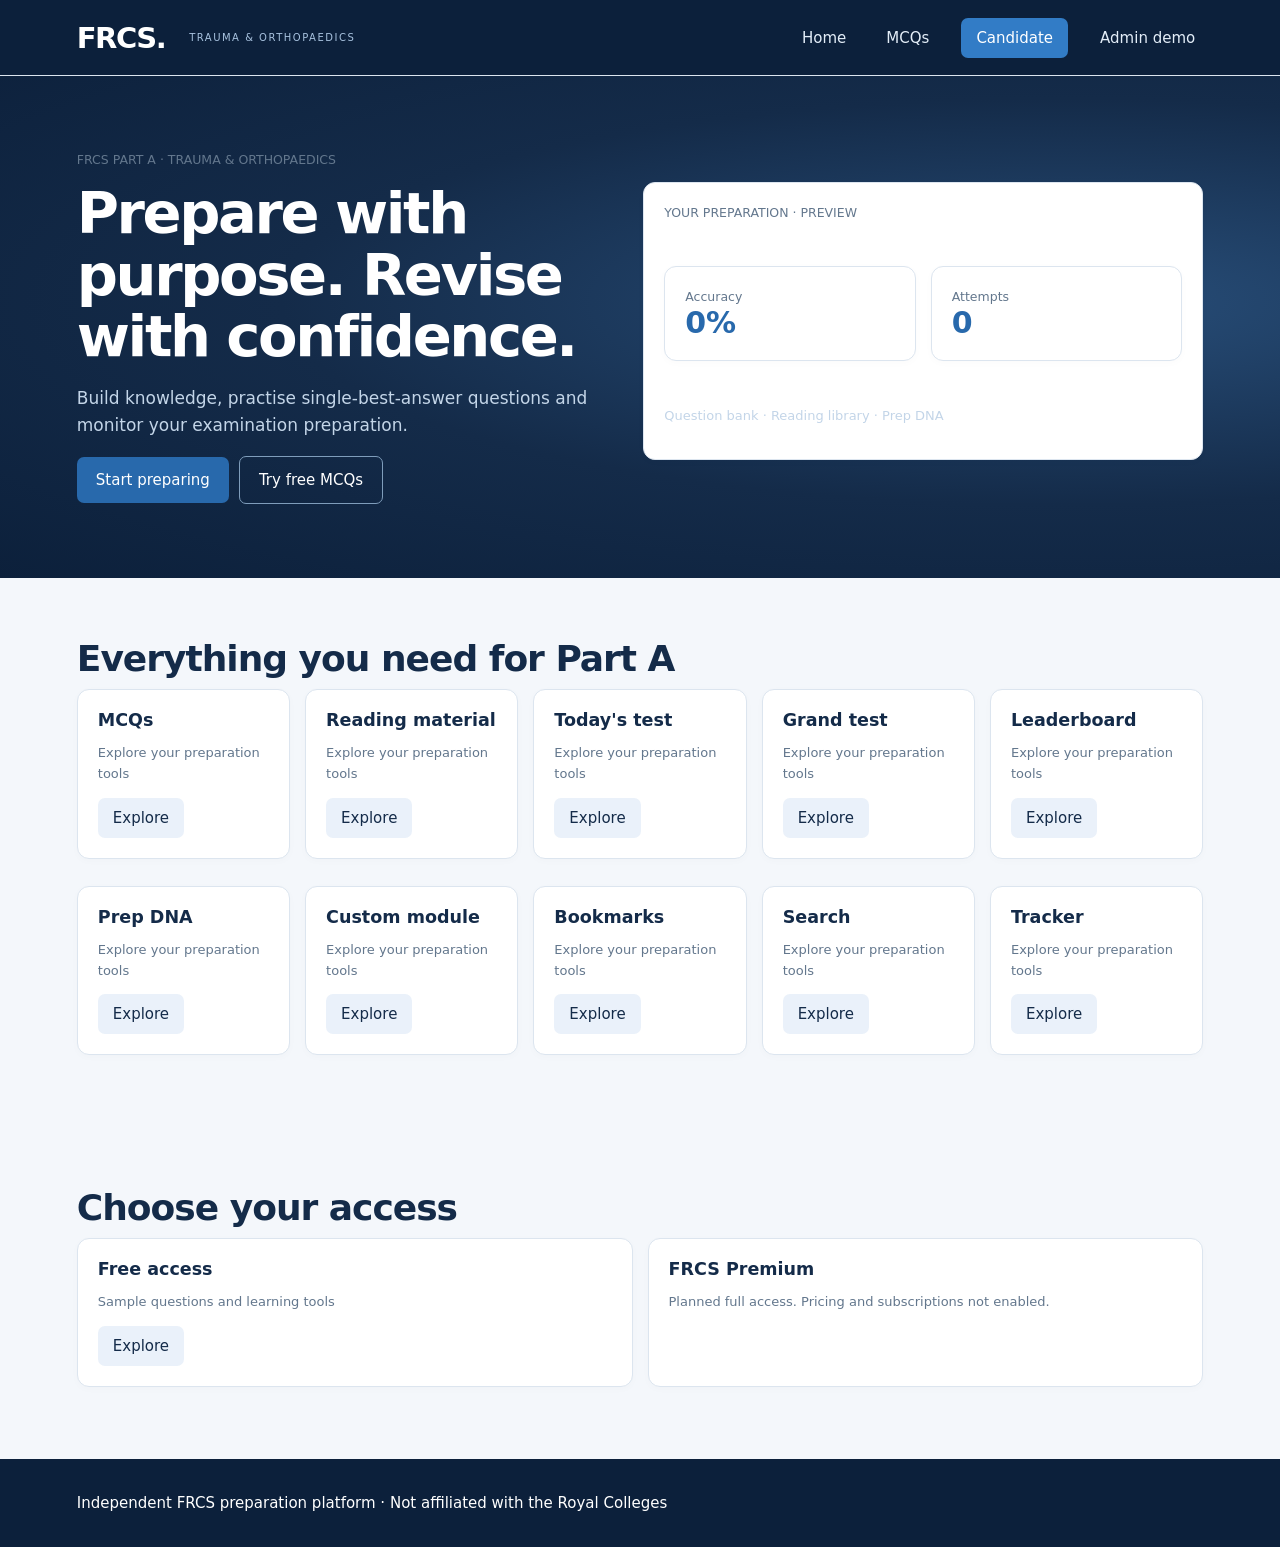
<file: platform.html>
<!doctype html><html lang="en"><head><meta charset="utf-8"><meta name="viewport" content="width=device-width,initial-scale=1"><title>FRCS | Orthopaedic preparation</title><style>
*{box-sizing:border-box}body{margin:0;background:#f5f8fc;color:#142b49;font:15px system-ui,sans-serif}header{display:flex;align-items:center;gap:12px;padding:18px 5%;background:white;border-bottom:1px solid #dce5ef;flex-wrap:wrap}header strong{font-size:27px;letter-spacing:-1px}small,p{color:#63778d}button,input,select,textarea{font:inherit}button{background:#2869ac;color:white;border:0;border-radius:7px;padding:11px 15px;cursor:pointer}button.alt{background:#eaf1fa;color:#142b49}.grow{flex:1}main{padding:30px;flex:1;min-width:0}.hero{padding:60px 7%;background:linear-gradient(120deg,#e7f1fc,#fff);display:grid;grid-template-columns:1.2fr 1fr;gap:30px;align-items:center}h1{font-size:clamp(30px,5vw,54px);line-height:1.12;letter-spacing:-1.5px;margin:15px 0}h2{margin-top:0}p{line-height:1.6}.section{padding:30px 7%}.grid{display:grid;grid-template-columns:repeat(auto-fit,minmax(180px,1fr));gap:15px}.card{background:white;border:1px solid #dce5ef;border-radius:12px;padding:20px;margin-bottom:12px}.card h3{margin:0 0 10px}.metric{font-size:30px;color:#2869ac;font-weight:700}.shell{display:flex;min-height:80vh}aside{background:#142b49;width:210px;padding:16px;flex-shrink:0}aside button{display:block;width:100%;text-align:left;background:transparent;margin:3px 0}aside button.active{background:#355777}label{display:block;font-weight:600;margin:12px 0 5px}input,select,textarea{padding:11px;width:100%;border:1px solid #ccd9e8;border-radius:7px;color:#142b49}textarea{min-height:90px}.notice{background:#e7f1fc;padding:14px;border-radius:8px;margin:12px 0}.option{display:block;width:100%;text-align:left;margin:9px 0;background:#fff;color:#142b49;border:1px solid #cddaea}.correct{background:#def3e4!important}.wrong{background:#fce4e4!important}.bar{height:8px;border-radius:8px;background:#e7eef6;overflow:hidden;margin:6px 0 15px}.bar i{display:block;height:100%;background:#2869ac}.row{display:flex;gap:10px;align-items:center;flex-wrap:wrap}footer{background:#142b49;color:white;padding:25px 7%}table{width:100%;border-collapse:collapse}td,th{text-align:left;padding:9px;border-bottom:1px solid #ddd}@media(max-width:650px){.hero{grid-template-columns:1fr;padding:30px 5%}.shell{display:block}aside{width:100%;display:flex;overflow:auto}aside button{white-space:nowrap;width:auto}main{padding:15px}.grid{grid-template-columns:repeat(auto-fit,minmax(140px,1fr))}}

:root{--navy:#142b49;--deep:#0c203b;--blue:#2869ac;--pale:#edf4fc;--ink:#142b49;--muted:#63778d}body{font-family:Inter,system-ui,-apple-system,BlinkMacSystemFont,"Segoe UI",sans-serif;background:#f4f7fb}button,a{transition:background .15s,transform .15s}button:hover{filter:brightness(.94)}button:focus-visible,a:focus-visible{outline:3px solid #79b7ff;outline-offset:3px}header{background:var(--deep);color:white;min-height:76px;padding:15px 6%;gap:24px;position:relative}header strong{font-size:29px;letter-spacing:-1.5px}header small{color:#a8c2df;font-size:10px;letter-spacing:1.5px}header button.alt{background:transparent;color:#e3edf8;padding:10px 8px}header button{background:#327cc6}header .brand{display:flex;align-items:center;gap:12px;cursor:pointer}.brandmark{display:grid;place-items:center;width:38px;height:38px;border-radius:11px;background:#2869ac;color:white;font-size:22px}.brandtext{display:flex;flex-direction:column}.brandtext small{letter-spacing:1px;font-size:9px}.hero{background:radial-gradient(ellipse at 83% 45%,#284e79 0%,#142b49 52%,#0c203b 100%);color:white;padding:74px max(6%,calc((100vw - 1250px)/2));gap:48px;min-height:490px;grid-template-columns:1fr 1.08fr}.hero h1{font-size:clamp(36px,4.5vw,64px);font-weight:750;letter-spacing:-2.4px;line-height:1.07;max-width:660px}.hero p{color:#c3d5e8;font-size:17px;max-width:550px}.eyebrow{display:block;font-size:11px;letter-spacing:2px;font-weight:800;color:#367fc3;margin-bottom:14px}.hero .eyebrow{color:#91c7ff}.hero button{padding:14px 19px}.hero button.alt{background:transparent;color:white;border:1px solid #7f9dbb}.hero .hero-note{font-size:11px;color:#a8c2df;margin-top:20px}.preview-window{border:1px solid #b6cbe2;border-radius:13px;overflow:hidden;background:#f6f9fd;color:var(--ink);box-shadow:0 24px 60px #0005;transform:perspective(1600px) rotateY(-3deg)}.window-top{height:38px;background:white;display:flex;align-items:center;gap:5px;padding:0 12px;border-bottom:1px solid #dce5ef}.window-top i{width:7px;height:7px;border-radius:50%;background:#bed0e2}.window-top span{font-size:10px;color:#698198;margin-left:12px}.mini-shell{display:grid;grid-template-columns:112px 1fr;min-height:280px}.mini-side{background:#142b49;color:#d6e5f5;padding:13px 8px;font-size:9px}.mini-side b{display:block;font-size:15px;color:white;margin:0 5px 14px}.mini-side div{padding:8px 5px;border-radius:4px}.mini-side div:first-of-type{background:#315476}.mini-main{padding:15px;min-width:0}.mini-main h3{font-size:14px;margin:5px 0 12px}.mini-main .grid{grid-template-columns:repeat(3,minmax(0,1fr));gap:7px}.mini-main .card{padding:9px;margin:0;border-radius:6px;box-shadow:none}.mini-main .metric{font-size:19px}.mini-main small{font-size:8px;color:#63778d}.mini-main .chart{background:white;border:1px solid #dce5ef;border-radius:7px;padding:12px;margin-top:10px}.mini-main .chart p{color:#63778d;font-size:9px;margin:0}.mini-main .chart svg{width:100%;height:90px}.stats-strip{background:white;border-bottom:1px solid #dce5ef;padding:25px 6%;display:grid;grid-template-columns:repeat(4,1fr);text-align:center;gap:12px}.stats-strip strong{display:block;font-size:27px;color:#142b49}.stats-strip small{font-size:12px}.section{padding:60px max(6%,calc((100vw - 1250px)/2))}.section h2{font-size:clamp(26px,3vw,36px);letter-spacing:-1px;margin:0 0 10px}.section-lead{max-width:760px;margin:0 0 28px;font-size:15px}.feature-grid{display:grid;grid-template-columns:repeat(3,minmax(0,1fr));gap:16px}.feature-card{position:relative;background:white;padding:23px;border:1px solid #dce5ef;border-radius:12px;min-height:180px;text-align:left;box-shadow:0 3px 9px #142b4905}.feature-card:hover{border-color:#8fb7e1;box-shadow:0 8px 24px #142b4910}.feature-card h3{margin:12px 0 6px;font-size:17px}.feature-card p{font-size:13px;margin:0 0 12px}.feature-card button{padding:0;color:#2869ac;background:transparent;font-size:12px;font-weight:700}.feature-icon{display:grid;place-items:center;background:#eaf2fc;width:42px;height:42px;border-radius:11px;color:#2869ac;font-size:24px}.section.white{background:white}.section.navy{background:#142b49;color:white}.section.navy p,.section.navy small{color:#c4d7e9}.section.navy .eyebrow{color:#9acaff}.section.navy .card{background:#1f3b5c;border-color:#345577;color:white}.section.navy .metric{color:#b4d9ff}.collections{display:grid;grid-template-columns:repeat(3,1fr);gap:16px}.collections .card{padding:25px;margin:0}.pill{font-size:10px;font-weight:700;border-radius:20px;padding:5px 9px;background:#eaf2fc;color:#2869ac;display:inline-block;margin:7px 0}.section.navy .pill{background:#345577;color:#e6f1ff}.topic-grid{display:grid;grid-template-columns:repeat(4,1fr);gap:10px}.topic-tile{display:flex;align-items:center;gap:9px;background:#f6f9fd;color:#142b49;border:1px solid #dce5ef;padding:15px;text-align:left}.topic-tile span{color:#2869ac}.plans{display:grid;grid-template-columns:1fr 1fr;gap:18px;max-width:920px}.plans .card{padding:28px}.plans .premium{border:2px solid #2869ac}.plans ul{padding-left:20px;color:#52677e;line-height:2}.plans .metric{font-size:28px}.external-link{display:inline-flex;align-items:center;background:#2869ac;color:white;text-decoration:none;padding:12px 16px;border-radius:7px;font-weight:650}.external-link.secondary{background:#eaf2fc;color:#142b49}.resource-note{font-size:12px;color:#63778d;margin:18px 0 0}.faq{max-width:920px}.faq details{border-bottom:1px solid #dce5ef;padding:16px 0}.faq summary{cursor:pointer;font-weight:650}.faq p{margin-bottom:0}.footer-grid{display:grid;grid-template-columns:2fr 1fr 1fr;gap:25px}.footer-grid a{display:block;color:#d2e2f2;text-decoration:none;font-size:13px;margin:12px 0}footer{background:#0c203b;padding:35px 6%;color:white}footer p{color:#a8c2df;font-size:13px}.shell{min-height:calc(100vh - 76px)}aside{width:240px;background:#142b49;padding:24px 14px}aside .side-label{color:#9eb8d5;font-size:10px;font-weight:700;letter-spacing:1.5px;padding:0 10px 12px}aside button{display:flex;align-items:center;gap:12px;font-size:13px;padding:12px 10px;color:#dbe8f7}aside button .nav-icon{display:inline-block;width:20px;font-size:17px;color:#b1d3f4;text-align:center}aside button.active{background:#315476;border-left:3px solid #76b8ff}main{max-width:1500px;padding:32px;overflow:hidden}.dash-head{display:flex;justify-content:space-between;align-items:center;gap:12px;flex-wrap:wrap;margin-bottom:18px}.dash-head h2{margin:3px 0;font-size:30px;letter-spacing:-.6px}.dash-head p{margin:0}.search-top{background:white;border:1px solid #dce5ef;color:#63778d;border-radius:8px;padding:11px 16px;min-width:200px;text-align:left}.dash-metrics{display:grid;grid-template-columns:repeat(4,minmax(0,1fr));gap:13px}.dash-metrics .card{padding:18px}.dash-metrics .metric{font-size:29px}.daily-panel{background:linear-gradient(120deg,#142b49,#315e8e);color:white;padding:24px;border-radius:12px;margin:10px 0 20px;display:flex;align-items:center;gap:15px;justify-content:space-between;flex-wrap:wrap}.daily-panel h3{margin:0 0 6px;font-size:21px}.daily-panel p{color:#cfdef0;margin:0;font-size:13px}.dashboard-grid{display:grid;grid-template-columns:1.2fr 1fr;gap:16px}.card{box-shadow:0 2px 8px #142b4905}.card h3{font-weight:700}.card p{font-size:13px}.bar i{background:linear-gradient(90deg,#2869ac,#6ba4df)}.top-notice{font-size:12px;padding:8px 32px;color:#45627e;background:#e8f1fb;border-bottom:1px solid #dce5ef}.admin-summary{display:grid;grid-template-columns:repeat(3,1fr);gap:13px}.admin-links{display:grid;grid-template-columns:repeat(3,1fr);gap:12px}.admin-links .feature-card{min-height:140px}.status-line{display:flex;gap:10px;align-items:center;justify-content:space-between;border-bottom:1px solid #e3ebf4;padding:10px 0;font-size:13px}.status-line:last-child{border:0}
@media(max-width:950px){header{gap:10px;padding:12px 4%}.hero{padding:45px 4%;gap:22px}.mini-shell{grid-template-columns:85px 1fr}.mini-main{padding:9px}.mini-side{padding:10px 4px}.feature-grid,.collections{grid-template-columns:repeat(2,1fr)}.topic-grid{grid-template-columns:repeat(3,1fr)}.dash-metrics{grid-template-columns:repeat(2,1fr)}aside{width:190px}.dashboard-grid{grid-template-columns:1fr}main{padding:22px}.admin-links{grid-template-columns:repeat(2,1fr)}}@media(max-width:650px){header{gap:6px}header .brand{flex-basis:100%}header .grow{display:none}header button{font-size:12px;padding:8px}.hero{grid-template-columns:1fr;padding:40px 5%;min-height:0}.hero h1{font-size:39px;letter-spacing:-1.3px}.hero p{font-size:15px}.preview-window{transform:none}.stats-strip{grid-template-columns:repeat(2,1fr);padding:18px 5%}.section{padding:35px 5%}.feature-grid,.collections,.topic-grid,.plans{grid-template-columns:repeat(2,minmax(0,1fr))}.feature-card{padding:16px;min-height:165px}.collections .card{padding:15px}.plans{grid-template-columns:1fr}.footer-grid{grid-template-columns:1fr 1fr}.footer-grid>div:first-child{grid-column:1/-1}aside{width:100%;display:flex;padding:8px;gap:4px;overflow:auto}aside .side-label{display:none}aside button{white-space:nowrap;width:auto;padding:10px 12px}aside button.active{border-left:0;border-bottom:3px solid #76b8ff}main{padding:15px}.dash-head h2{font-size:24px}.dash-metrics .card{padding:13px}.admin-summary{grid-template-columns:repeat(2,1fr)}.top-notice{padding:8px 15px}}@media(max-width:360px){.feature-grid,.collections,.topic-grid{grid-template-columns:1fr}.mini-shell{grid-template-columns:70px 1fr}.mini-main .metric{font-size:15px}}
</style></head><body><div id="app"></div><script src="questions.js"></script><script src="platform.js"></script></body></html>
</file>
<file: styles.css>
:root {
  --bg: #0f1720;
  --surface: #182636;
  --surface-2: #1f3247;
  --accent: #35c4b5;
  --accent-dim: #1d5f59;
  --text: #e8eef4;
  --muted: #8ea3b5;
  --correct: #3fb96b;
  --wrong: #d9576b;
  --warn: #e8b64c;
  --radius: 14px;
}

* { box-sizing: border-box; margin: 0; padding: 0; }

html, body {
  background: var(--bg);
  color: var(--text);
  font-family: "Segoe UI", system-ui, -apple-system, Roboto, sans-serif;
  line-height: 1.45;
  min-height: 100vh;
}

#app { max-width: 720px; margin: 0 auto; padding: 0 16px 48px; }

.topbar {
  display: flex; align-items: center; justify-content: space-between;
  padding: 18px 0 12px; border-bottom: 1px solid var(--surface-2);
  position: sticky; top: 0; background: var(--bg); z-index: 5;
}
.brand { display: flex; gap: 12px; align-items: center; }
.logo {
  width: 40px; height: 40px; border-radius: 10px; background: var(--accent);
  color: #06231f; font-size: 22px; display: grid; place-items: center; font-weight: 800;
}
.topbar h1 { font-size: 1.1rem; }
.tagline { font-size: 0.75rem; color: var(--muted); }
.top-actions { display: flex; gap: 8px; align-items: center; }
.icon-btn {
  background: var(--surface); color: var(--text); border: 1px solid var(--surface-2);
  border-radius: 10px; padding: 8px 12px; font-size: 1rem; cursor: pointer;
}
.badge {
  background: var(--accent); color: #06231f; border-radius: 999px;
  font-size: 0.7rem; padding: 1px 6px; margin-left: 2px; font-weight: 700;
}

.screen { padding-top: 18px; display: flex; flex-direction: column; gap: 18px; }
.hidden { display: none !important; }

.card {
  background: var(--surface); border: 1px solid var(--surface-2);
  border-radius: var(--radius); padding: 18px;
}

.hero h2 { font-size: 1.3rem; margin-bottom: 6px; }
.hero-stats { display: flex; gap: 10px; margin-top: 12px; flex-wrap: wrap; }
.stat-pill {
  background: var(--surface-2); border-radius: 10px; padding: 10px 14px; flex: 1 1 0;
  min-width: 100px; text-align: center;
}
.stat-pill b { display: block; font-size: 1.2rem; color: var(--accent); }
.stat-pill small { color: var(--muted); font-size: 0.7rem; }

.section-title { font-size: 0.95rem; margin-bottom: 10px; color: var(--muted); text-transform: uppercase; letter-spacing: 0.04em; }

.mode-grid { display: grid; grid-template-columns: repeat(auto-fit, minmax(150px, 1fr)); gap: 10px; }
.mode-card {
  background: var(--surface); border: 1px solid var(--surface-2); border-radius: var(--radius);
  padding: 16px 14px; text-align: left; color: var(--text); cursor: pointer;
  display: flex; flex-direction: column; gap: 4px; transition: transform .08s ease, border-color .15s;
}
.mode-card:hover { border-color: var(--accent); transform: translateY(-1px); }
.mode-card strong { font-size: 1rem; }
.mode-card small { color: var(--muted); font-size: 0.75rem; }
.mode-icon { font-size: 1.4rem; margin-bottom: 4px; }

.topic-list { display: flex; flex-direction: column; gap: 8px; }
.topic-row {
  background: var(--surface); border: 1px solid var(--surface-2); border-radius: var(--radius);
  padding: 14px 16px; color: var(--text); cursor: pointer; text-align: left; width: 100%;
}
.topic-row:hover { border-color: var(--accent); }
.topic-row .t-head { display: flex; justify-content: space-between; font-size: 0.9rem; }
.topic-row .t-head span { color: var(--muted); font-size: 0.75rem; }
.bar { height: 6px; background: var(--surface-2); border-radius: 3px; margin-top: 8px; overflow: hidden; }
.bar > div { height: 100%; background: var(--accent); width: 0; transition: width .3s ease; }

.quiz-hud { display: flex; justify-content: space-between; align-items: center; gap: 8px; }
.hud-left, .hud-right { display: flex; gap: 8px; align-items: center; }
.chip {
  background: var(--surface-2); border: 1px solid var(--accent-dim); color: var(--text);
  border-radius: 999px; padding: 4px 10px; font-size: 0.72rem; text-transform: uppercase; letter-spacing: 0.04em;
}
.chip-topic { color: var(--accent); }
.progress-text { color: var(--muted); font-size: 0.85rem; }

.timer-wrap { background: var(--surface); border-radius: 999px; padding: 6px 12px; display: flex; align-items: center; gap: 10px; border: 1px solid var(--surface-2); }
.timer-bar { height: 6px; border-radius: 3px; background: var(--accent); width: 100%; transition: width 1s linear; }
.timer-bar.low { background: var(--wrong); }
.timer-text { font-variant-numeric: tabular-nums; color: var(--text); font-size: 0.85rem; min-width: 44px; text-align: right; }

.question-card { position: relative; }
.q-meta { display: flex; justify-content: space-between; align-items: center; margin-bottom: 10px; }
#q-difficulty { font-size: 0.7rem; color: var(--muted); text-transform: uppercase; letter-spacing: 0.05em; }
.flag-btn { background: none; border: none; font-size: 1.1rem; cursor: pointer; opacity: .35; }
.flag-btn.active { opacity: 1; }
.q-stem { font-size: 1.05rem; margin-bottom: 14px; }

.options { display: grid; gap: 8px; }
.option {
  display: flex; align-items: center; gap: 10px; background: var(--surface-2);
  border: 1px solid transparent; color: var(--text); border-radius: 10px;
  padding: 12px 14px; font-size: 0.95rem; cursor: pointer; text-align: left; width: 100%;
}
.option:hover:not(:disabled) { border-color: var(--accent-dim); }
.option .opt-key {
  width: 26px; height: 26px; border-radius: 50%; background: var(--surface);
  display: grid; place-items: center; font-size: 0.75rem; font-weight: 700; color: var(--muted);
  flex: 0 0 auto;
}
.option.correct { background: rgba(63,185,107,.16); border-color: var(--correct); }
.option.correct .opt-key { background: var(--correct); color: #06130b; }
.option.wrong { background: rgba(217,87,107,.16); border-color: var(--wrong); }
.option.wrong .opt-key { background: var(--wrong); color: #fff; }
.option:disabled { cursor: default; }

.explanation {
  margin-top: 12px; background: var(--surface-2); border-left: 3px solid var(--accent);
  border-radius: 8px; padding: 12px 14px; font-size: 0.88rem; color: var(--text);
}
.explanation p { margin-top: 6px; color: var(--muted); }

.q-actions { display: flex; gap: 10px; margin-top: 14px; }
.q-actions.center { justify-content: center; }
.primary-btn {
  background: var(--accent); color: #06231f; border: none; border-radius: 10px;
  padding: 12px 18px; font-weight: 700; cursor: pointer; font-size: 0.95rem;
}
.ghost-btn {
  background: none; color: var(--text); border: 1px solid var(--surface-2);
  border-radius: 10px; padding: 12px 18px; cursor: pointer;
}
.muted { color: var(--muted); font-size: 0.85rem; }

.score-card { text-align: center; }
.score-ring {
  --pct: 0; --size: 120px; --ring: var(--accent);
  width: var(--size); height: var(--size); border-radius: 50%; margin: 10px auto;
  display: grid; place-items: center; font-weight: 800; font-size: 1.5rem;
  background:
    radial-gradient(closest-side, var(--surface) 79%, transparent 80% 100%),
    conic-gradient(var(--ring) calc(var(--pct) * 1%), var(--surface-2) 0);
}
.result-stats { display: flex; gap: 8px; justify-content: center; flex-wrap: wrap; margin-top: 12px; }
.review-list { display: flex; flex-direction: column; gap: 8px; }
.review-row { background: var(--surface-2); border-radius: 10px; padding: 12px 14px; font-size: 0.9rem; }
.review-row .r-head { display: flex; gap: 8px; align-items: baseline; }
.review-row .verdict { font-weight: 700; font-size: 0.8rem; }
.review-row .verdict.ok { color: var(--correct); }
.review-row .verdict.bad { color: var(--wrong); }
.review-row .r-topic { margin-left: auto; color: var(--muted); font-size: 0.72rem; }
.review-row .r-why { color: var(--muted); font-size: 0.8rem; margin-top: 4px; }
</file>
